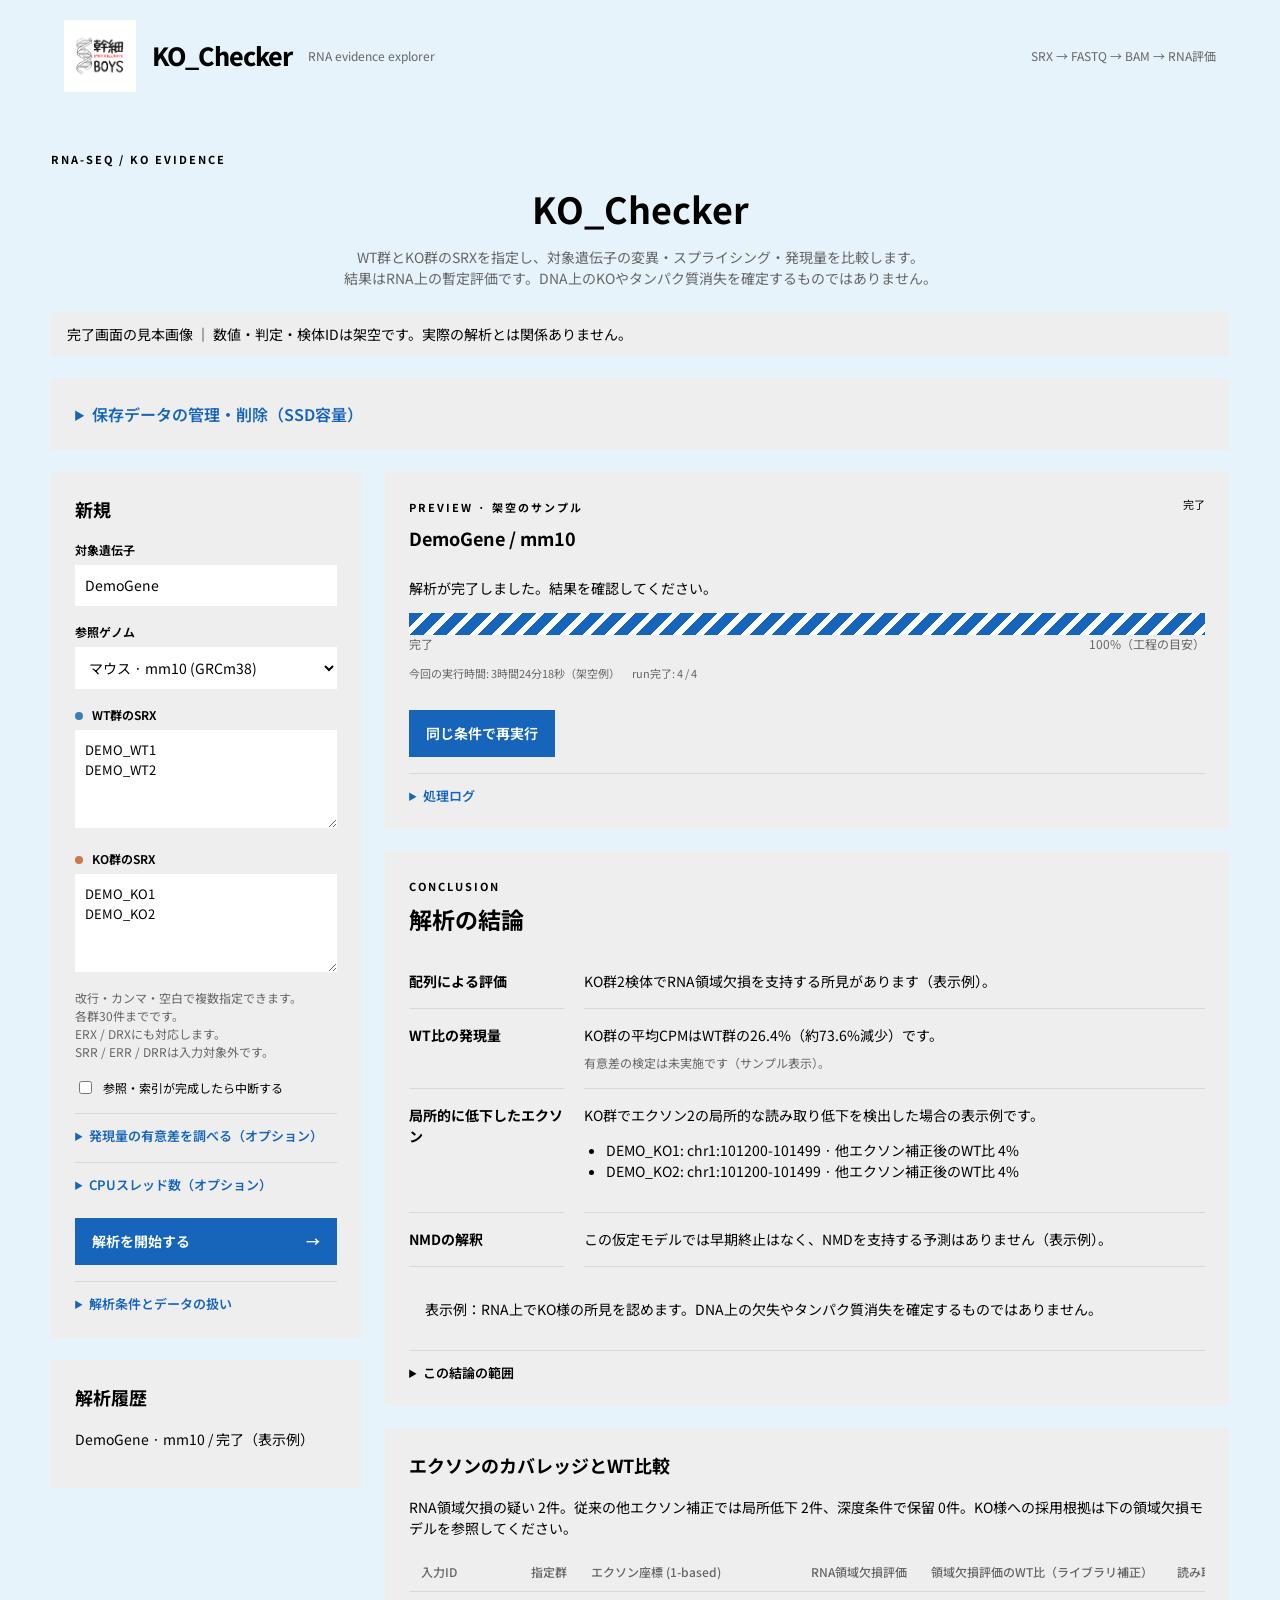
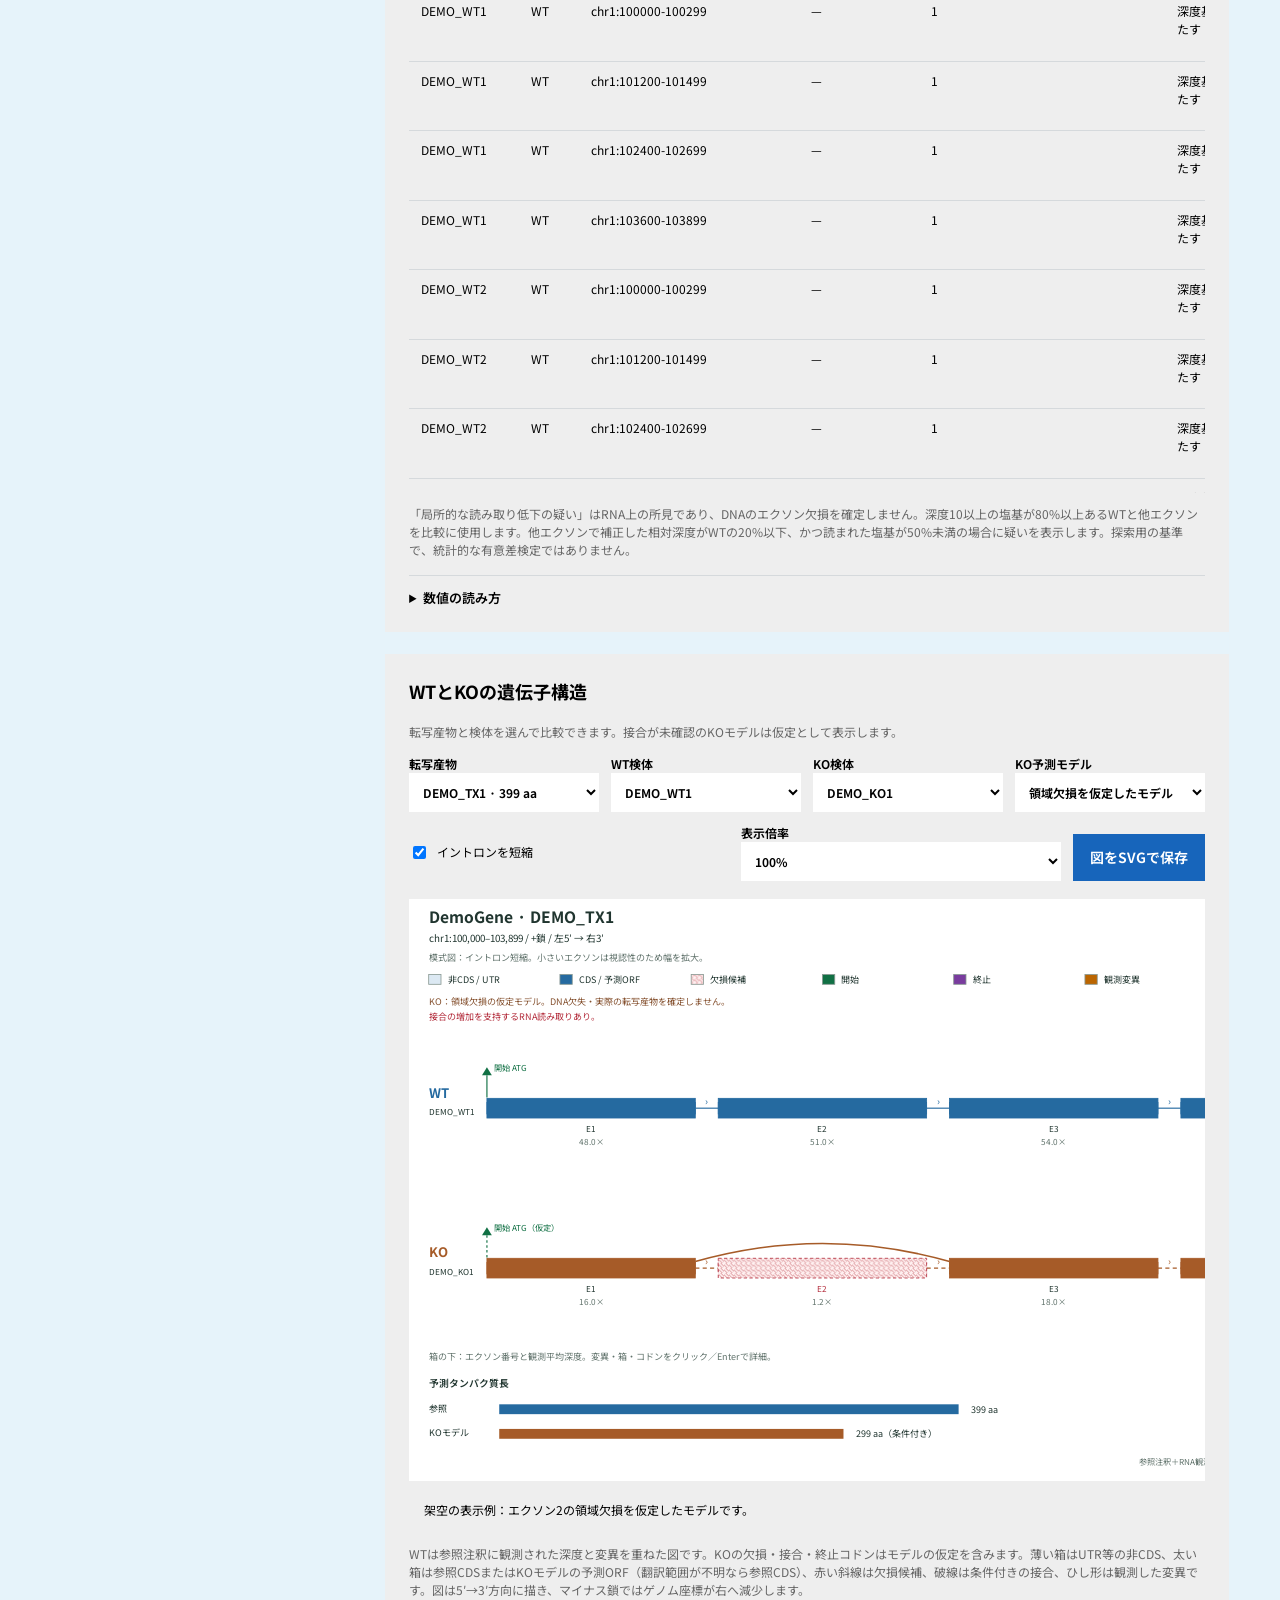
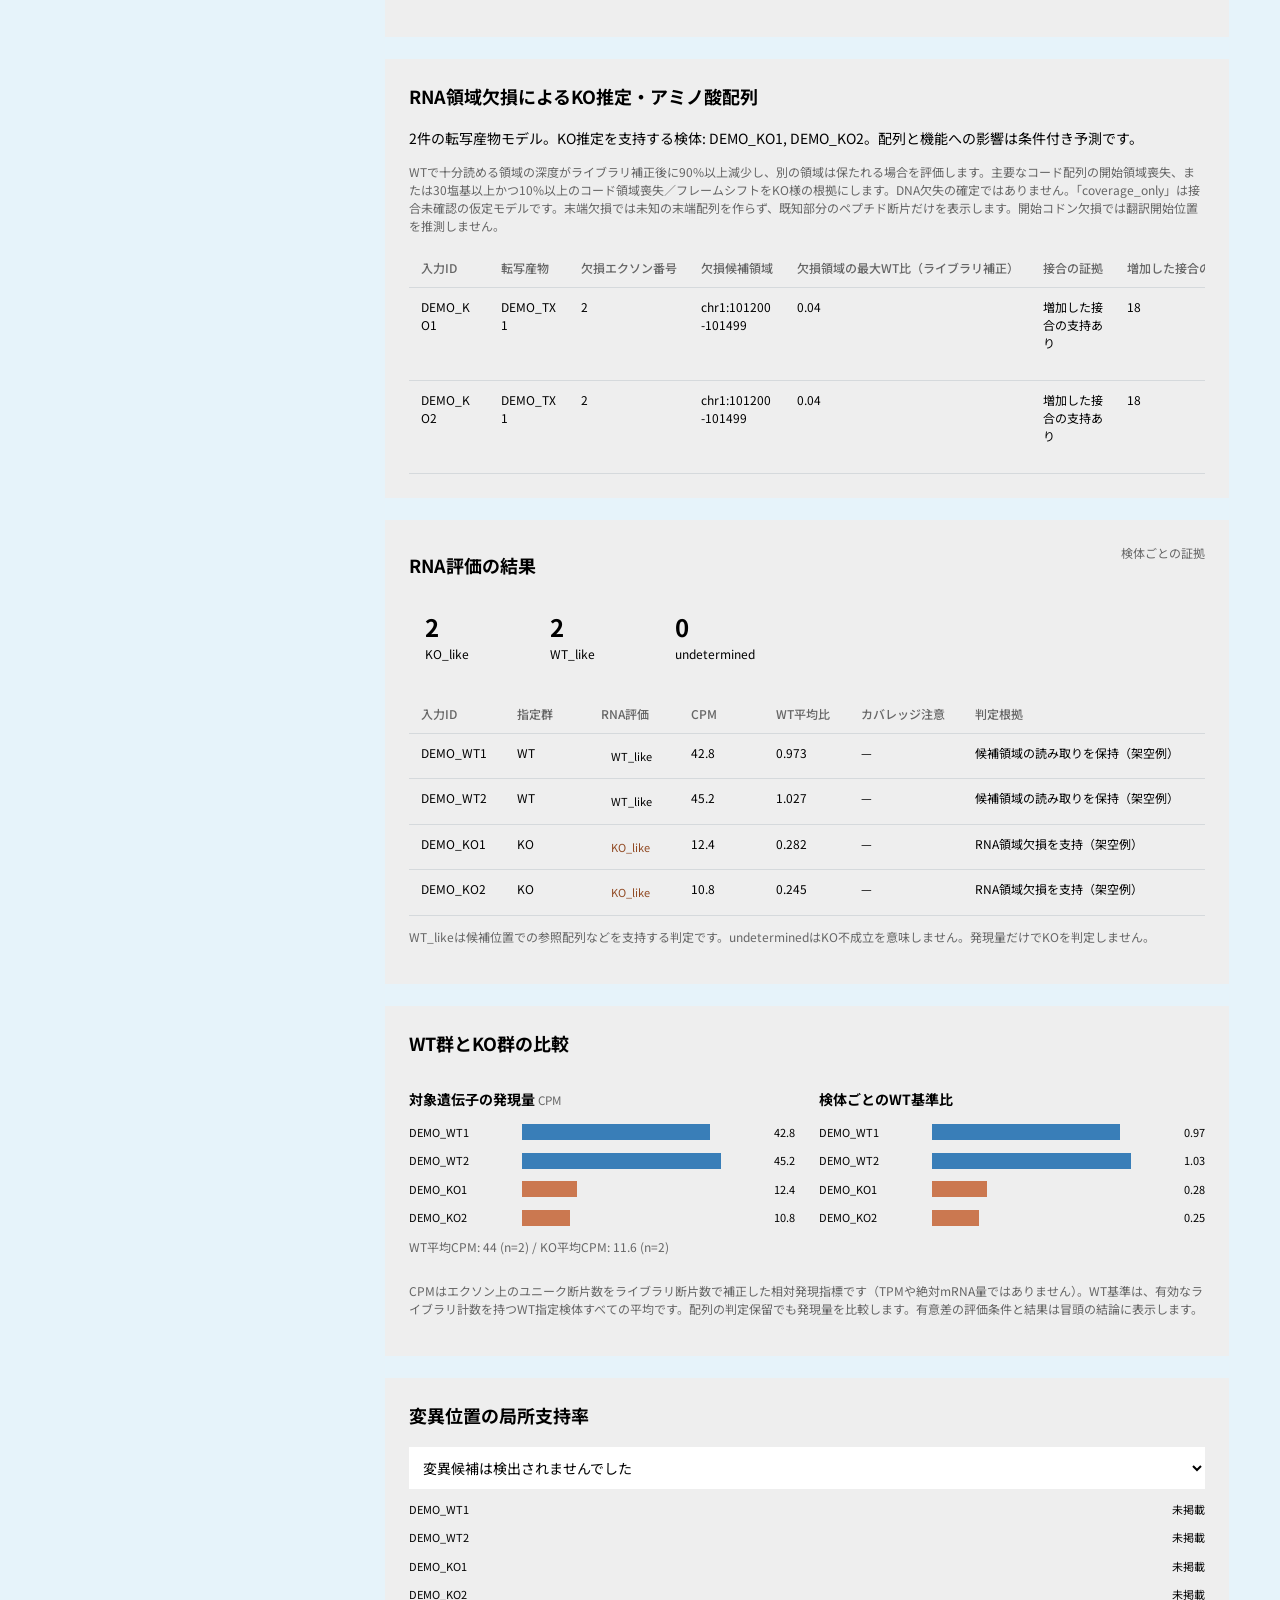
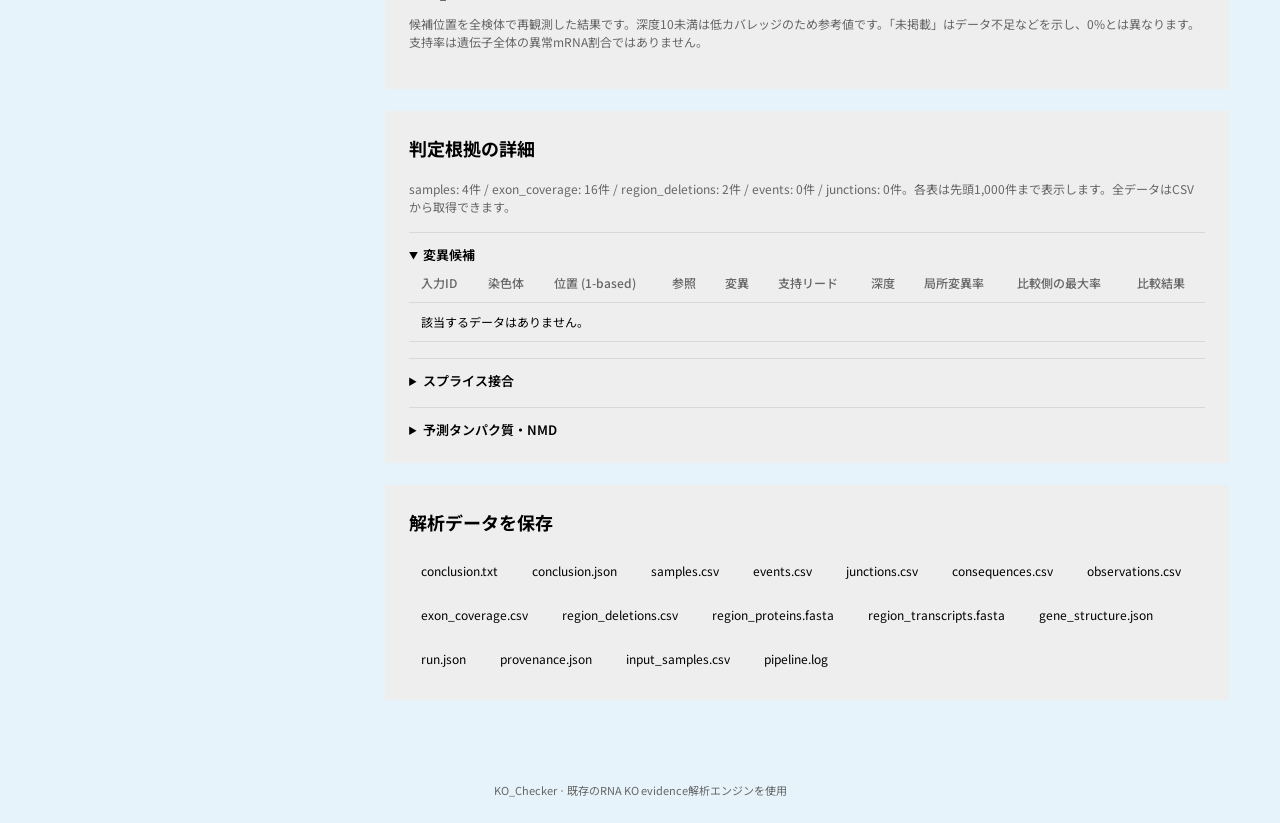
<file: .preview-completed/completed.html>
<!doctype html>
<html lang="ja">
<head><meta charset="utf-8"><meta name="viewport" content="width=device-width,initial-scale=1"><title>KO_Checker | RNA evidence explorer</title><link rel="preconnect" href="https://fonts.googleapis.com"><link rel="preconnect" href="https://fonts.gstatic.com" crossorigin><link rel="stylesheet" href="https://fonts.googleapis.com/css2?family=Noto+Sans+JP:wght@100..900&amp;display=swap"><style>.conclusion{border-top:4px solid var(--green)}.conclusion h2{font-size:23px;margin-top:6px}.conclusion-findings{display:grid;grid-template-columns:155px minmax(0,1fr);margin:0;gap:0 20px}.conclusion-findings dt,.conclusion-findings dd{padding:16px 0;border-bottom:1px solid var(--line)}.conclusion-findings dt{font-weight:700}.conclusion-findings dd{margin:0}.conclusion-findings p{margin:0}.conclusion-findings .hint{margin-top:8px}.conclusion ul{padding-left:22px;overflow-wrap:anywhere}.conclusion-overall{background:#edf5ef;padding:14px 16px;border-radius:0;margin:18px 0 0}.conclusion details li{font-size:12px;color:var(--muted)}@media(max-width:760px){.conclusion-findings{grid-template-columns:1fr}.conclusion-findings dt{padding-bottom:0;border:0}.conclusion-findings dd{padding-top:6px}}
#exons-table td:nth-child(1){min-width:110px;white-space:nowrap}#exons-table td:nth-child(2){min-width:60px}#exons-table td:nth-child(3){min-width:220px;white-space:nowrap}#exons-table td:nth-child(4){min-width:115px}#exons-table td:nth-child(5){min-width:200px}#exons-table details p{white-space:pre-line}
:root{--ink:#20352f;--muted:#67786f;--line:#dce5de;--paper:#f4f7f3;--green:#177453;--wt:#397eb8;--ko:#cb7850}*{box-sizing:border-box}body{margin:0;background:var(--paper);color:var(--ink);font-family:system-ui,-apple-system,"Segoe UI",sans-serif;font-size:14px;line-height:1.7}header{background:#fff;border-bottom:1px solid var(--line);padding:20px 5%;display:flex;justify-content:space-between;align-items:center}.brand{font-size:25px;font-weight:800;letter-spacing:-1px}.brand small{font-size:12px;font-weight:400;letter-spacing:0;margin-left:15px;color:var(--muted)}.tag{font-size:12px;color:var(--muted)}main{max-width:1450px;margin:auto;padding:36px 4%}.eyebrow{font-size:11px;font-weight:700;letter-spacing:2px;color:var(--green)}h1{font-size:36px;line-height:1.4;margin:12px 0}h2{font-size:18px;margin:0 0 18px}h3{font-size:14px}h3 small{font-weight:400;color:var(--muted)}p{margin:8px 0 14px}.intro{max-width:880px;margin-bottom:24px}.intro>p{color:var(--muted)}.notice{font-size:12px}.health{padding:11px 16px;background:#e6efe5;border:1px solid #d5e3d2;border-radius:0;margin-bottom:22px;font-size:12px}.health.warning{background:#fff2dc;border-color:#eed3a8}.workspace{display:grid;grid-template-columns:310px minmax(0,1fr);gap:24px}.card{border:1px solid var(--line);background:#fff;border-radius:0;padding:24px;margin-bottom:22px;box-shadow:0 3px 12px #193b2010}.content{min-width:0}label{display:block;font-size:12px;font-weight:650;margin:17px 0 6px}input,select,textarea{width:100%;font:inherit;color:var(--ink);background:#fbfcfa;border:1px solid #cbd7cd;border-radius:0;padding:10px}textarea{resize:vertical;font-family:ui-monospace,monospace;font-size:13px}input:focus,textarea:focus,select:focus{outline:2px solid #9ac4b3;outline-offset:1px}button{cursor:pointer;border:0;border-radius:0;background:var(--green);color:white;font:inherit;font-weight:650;padding:12px 16px}button:disabled{opacity:.5;cursor:wait}form button{width:100%;display:flex;justify-content:space-between}.hint,.muted{color:var(--muted);font-size:12px}.hint{margin-top:12px}.error{color:#ad382b;white-space:pre-wrap;overflow-wrap:anywhere}.dot{display:inline-block;width:8px;height:8px;border-radius:50%;margin-right:6px}.wt{background:var(--wt)}.ko{background:var(--ko)}details{border-top:1px solid var(--line);margin-top:16px;padding-top:12px}summary{cursor:pointer;font-size:13px;font-weight:600}details p{font-size:12px;margin-top:12px}.empty{min-height:365px;text-align:center;display:flex;flex-direction:column;align-items:center;justify-content:center}.empty-symbol{font-size:65px;color:var(--green);line-height:1.2}.empty p{max-width:460px;color:var(--muted)}.steps{font-size:12px;margin-top:26px;color:var(--muted)}.steps b{padding:0 10px;color:#a3b6aa}.section-top{display:flex;justify-content:space-between;align-items:flex-start;gap:16px}.section-top h2{margin-top:8px}.badge{display:inline-block;white-space:nowrap;border-radius:0;background:#e7ede8;padding:4px 10px;font-size:11px}.badge.KO_like{background:#ffebdf;color:#904821}.badge.WT_like,.badge.completed{background:#e1f1e9;color:#226348}.badge.failed{background:#fbe5e2;color:#ad382b}.progress-caption{display:flex;justify-content:space-between;font-size:12px;color:var(--muted)}progress{width:100%;height:10px;accent-color:var(--green)}pre{background:#172b25;color:#d9eadb;max-height:320px;overflow:auto;padding:16px;font:11px/1.7 ui-monospace,monospace;white-space:pre-wrap;overflow-wrap:anywhere}.secondary{background:#e7eee8;color:var(--ink)}.history button{display:block;background:transparent;color:var(--ink);text-align:left;border-bottom:1px solid var(--line);border-radius:0;width:100%;padding:12px 0;font-size:12px}.history small{display:block;color:var(--muted);font-weight:400}.summary{display:flex;gap:10px;flex-wrap:wrap;margin-bottom:20px}.summary>div{padding:12px 16px;background:#f4f7f3;border-radius:0;min-width:115px;font-size:12px}.summary strong{display:block;font-size:24px}.scroll{overflow:auto;max-height:540px}table{width:100%;border-collapse:collapse;font-size:12px}th{text-align:left;color:var(--muted);font-weight:500;white-space:nowrap;background:#f6f8f5;position:sticky;top:0}th,td{padding:10px 12px;border-bottom:1px solid var(--line);vertical-align:top}td{min-width:80px;max-width:300px;overflow-wrap:anywhere}td details{min-width:180px}td pre{max-width:360px;max-height:180px}.charts{display:grid;grid-template-columns:1fr 1fr;gap:24px}.bar-row{display:grid;grid-template-columns:105px minmax(0,1fr) 66px;align-items:center;gap:8px;font-size:11px;margin:12px 0}.bar-label{overflow:hidden;text-overflow:ellipsis;white-space:nowrap}.bar-track{background:#edf1ec;border-radius:0;height:16px}.bar{height:100%;border-radius:0;min-width:0}.bar-value{text-align:right}.downloads{display:flex;flex-wrap:wrap;gap:10px}a{color:var(--green);font-size:12px}.downloads a{padding:8px 12px;border:1px solid var(--line);border-radius:0;text-decoration:none}footer{text-align:center;color:var(--muted);font-size:11px;padding:24px}[hidden]{display:none!important}@media(max-width:1000px){.charts{grid-template-columns:1fr}.workspace{grid-template-columns:280px minmax(0,1fr)}}@media(max-width:760px){header{padding:15px 5%}.brand small,.tag{display:none}main{padding:26px 4%}h1{font-size:28px}.workspace{grid-template-columns:1fr}.card{padding:20px}.history{max-height:250px;overflow:auto}.section-top{flex-wrap:wrap}}
:root .check-option{display:flex;align-items:center;gap:8px;font-weight:400}.check-option input{width:auto;flex-shrink:0}.job-metrics{display:flex;gap:12px;flex-wrap:wrap;font-size:11px;color:var(--muted);margin-top:12px}.job-actions{display:flex;gap:10px;flex-wrap:wrap;margin-top:16px}.badge.paused{background:#fff0d7;color:#855f22}#activity{white-space:pre-wrap;overflow-wrap:anywhere;max-height:90px;overflow:auto}
.storage-panel>summary{font-size:16px;color:var(--green)}.storage-actions{display:flex;gap:10px;align-items:center;flex-wrap:wrap;margin:16px 0}.storage-actions button{font-size:12px}.storage-confirmation{border:1px solid #e5b6aa;border-radius:0;background:#fff8f4;padding:18px;margin-top:18px}.storage-confirmation ul{max-height:260px;overflow:auto;padding-left:22px}.danger{background:#a6382a}.storage-panel td:first-child{min-width:44px}.storage-panel input[type=checkbox]{width:18px;height:18px;cursor:pointer}.storage-panel td small{display:block;color:var(--muted);font-size:10px;margin-top:5px;overflow-wrap:anywhere}.storage-panel table{min-width:650px}#storage-status{font-weight:600}#storage-confirm-list li{margin-bottom:8px}
.structure-controls{display:flex;gap:12px;flex-wrap:wrap;align-items:end;margin-bottom:18px}.structure-controls label{margin:0;min-width:145px;flex:1}.structure-controls select{font-size:12px}.structure-controls .check-option{min-width:180px;align-self:center}.structure-diagram{overflow-x:auto;background:white;border:1px solid var(--line);border-radius:0}.structure-diagram svg{display:block;min-width:1050px}.structure-diagram svg g[tabindex]:focus{outline:2px solid #d0931b;outline-offset:3px}.structure-detail{padding:12px 15px;background:#f1f5f1;white-space:pre-wrap;overflow-wrap:anywhere;font-size:12px;border-left:3px solid var(--green)}
.brand-group{display:flex;align-items:center;gap:16px;min-width:0;flex-wrap:wrap}.brand-group .brand{white-space:nowrap}.brand-logo{display:block;width:72px;height:72px;object-fit:contain;flex-shrink:0}.brand-description{font-size:12px;color:var(--muted)}@media(max-width:760px){.brand-group{gap:12px}.brand-logo{width:60px;height:60px}.brand-description{display:none}}
.intro{max-width:none}.intro h1{text-align:center}
.intro>p,.health{font-size:14px;line-height:1.5}.intro>p{margin:0;text-align:center}.health{white-space:pre-line;text-align:left}
.storage-panel>summary+p,.storage-panel>summary+p+p{line-height:1.5;margin-bottom:0}.storage-panel>summary+p+p{margin-top:0}
#storage-status{font-weight:400;line-height:1.5;white-space:pre-line}
:is(#storage-refresh,#storage-select-reads,#storage-select-bam,#storage-select-reference,#storage-clear){color:#fff;background:#1765bb;border:1px solid #1765bb;border-radius:0;box-shadow:none;padding:6px 12px}
:is(#storage-refresh,#storage-select-reads,#storage-select-bam,#storage-select-reference,#storage-clear):hover:enabled{text-decoration:underline}
.storage-panel>summary{color:#1765bb}
.sentence-lines{line-height:1.5}details>.sentence-lines{margin-bottom:0}details>.sentence-lines+.sentence-lines{margin-top:0}
#analysis-form>details>summary,aside>.card>details>summary,#log-panel>summary,#log-download{color:#1765bb}
body,h1,pre{line-height:1.5}
.badge.paused,.badge.queued{color:#ad382b;font-weight:700;background:transparent;border:0;border-radius:0;box-shadow:none;padding:0}
#status.badge{background:transparent;border:0;border-radius:0;box-shadow:none;padding:0}
.badge.running{color:#000}
.badge.pause-requested{color:#ad382b}
:root{--ink:#000;--muted:#666;--line:#d5d9dc;--paper:#e6f3fa;--green:#000}
header{background:var(--paper);border:0}
.card,.card.conclusion{background:#eee;border:0;box-shadow:none}
.health,.health.warning,.secondary,.danger,.conclusion-overall,.summary>div,.storage-confirmation,.structure-detail,th,pre,.bar-track,.badge,.badge.KO_like,.badge.WT_like,.badge.completed,.badge.failed{background:#eee}
input,select,textarea{background:#fff;border:0}
.health,.health.warning,.storage-confirmation,.structure-diagram,.structure-detail{border:0}
.structure-diagram{background:#eee}
button,.conclusion-overall,.summary>div,.downloads a,pre,.bar-track,.badge{border:0}
button,.secondary,.danger,pre,.badge.WT_like,.badge.completed{color:#000}
.card{box-shadow:none}
input:focus,textarea:focus,select:focus{outline-color:#1765bb}
#status.badge,.badge.paused,.badge.queued{background:transparent;border:0}
#analysis-form button,.job-actions button,.storage-actions button,.structure-controls button{background:#1765bb;color:#fff;border:1px solid #1765bb}
html,body,body *,body *::before,body *::after{font-family:"Noto Sans JP",sans-serif!important}
progress{display:block;width:100%;height:22px;appearance:none;-webkit-appearance:none;border:0;border-radius:0;overflow:hidden;background:#fff;accent-color:#1765bb}
progress::-webkit-progress-bar{background:#fff}
progress::-webkit-progress-value{background:repeating-linear-gradient(135deg,#1765bb 0,#1765bb 10px,#fff 10px,#fff 16px)}
progress::-moz-progress-bar{background:repeating-linear-gradient(135deg,#1765bb 0,#1765bb 10px,#fff 10px,#fff 16px)}
.storage-capacity{gap:16px}.storage-capacity #storage-status{margin:0;flex:1;min-width:200px}.storage-capacity #storage-refresh{flex-shrink:0}
.storage-selection{gap:8px;margin-top:8px}
.storage-selection :is(#storage-select-reads,#storage-select-bam,#storage-select-reference){background:transparent;color:#1765bb;border:0;padding:6px 12px}
.storage-selection :is(#storage-select-reads,#storage-select-bam,#storage-select-reference)[aria-pressed="true"]{background:#1765bb;color:#fff}
.storage-selection #storage-clear{background:transparent;color:#ad382b;border:0;padding:6px 12px}
.storage-selection #storage-clear:hover:enabled{text-decoration:none}
#analysis-form>#submit{margin-top:24px}
</style></head>
<body>
<header><div class="brand-group"><img class="brand-logo" src="[data-uri]" alt="幹細 BOYS / STEM CELL BOYS" width="72" height="72"><span class="brand">KO_Checker</span><span class="brand-description">RNA evidence explorer</span></div><span class="tag">SRX → FASTQ → BAM → RNA評価</span></header>
<main>
<section class="intro"><span class="eyebrow">RNA-SEQ / KO EVIDENCE</span><h1>KO_Checker</h1><p>WT群とKO群のSRXを指定し、対象遺伝子の変異・スプライシング・発現量を比較します。</p><p class="notice">結果はRNA上の暫定評価です。DNA上のKOやタンパク質消失を確定するものではありません。</p></section>
<div id="health" class="health" role="status">解析環境を確認中…</div>
<details id="storage-panel" class="card storage-panel"><summary>保存データの管理・削除（SSD容量）</summary><p>SRA・FASTQ・BAM・参照ファイルの容量を確認し、不要なデータを選んで削除できます。</p><p class="hint">データは複数の解析で共有しています。中断中の解析も、削除後の再開には再取得・再計算が必要になる場合があります。結論・CSV・ログ・解析履歴は保持します。</p><div class="storage-actions storage-capacity"><button type="button" id="storage-refresh" class="secondary">容量を更新</button><p id="storage-status" role="status" aria-live="polite">開くと容量を確認します。</p></div><div class="storage-actions storage-selection"><button type="button" id="storage-select-reads" class="secondary">SRA・FASTQを選択</button><button type="button" id="storage-select-bam" class="secondary">BAMを選択</button><button type="button" id="storage-select-reference" class="secondary">参照と索引を選択</button><button type="button" id="storage-clear" class="secondary">選択を解除</button></div><p id="storage-warning" class="hint"></p><div class="scroll"><table id="storage-table"></table></div><div class="storage-actions"><button type="button" id="storage-preview" disabled>選択したデータの削除内容を確認</button><span id="storage-selected">選択なし</span></div><div id="storage-confirmation" class="storage-confirmation" hidden><h3>削除内容の確認</h3><p id="storage-confirm-size"></p><ul id="storage-confirm-list"></ul><p>ごみ箱には移動せず、選択した共有データを完全に削除します。必要になったデータは再取得・再計算します。</p><div class="storage-actions"><button type="button" id="storage-delete" class="danger">確認したデータを完全に削除</button><button type="button" id="storage-cancel" class="secondary">キャンセル</button></div></div><p id="storage-error" class="error" role="alert"></p></details>
<div class="workspace">
<aside><section class="card"><h2>新規</h2><form id="analysis-form">
<label for="gene">対象遺伝子</label><input id="gene" name="gene" placeholder="例: Phf3" required maxlength="120" pattern="[A-Za-z0-9_.-]+">
<label for="assembly">参照ゲノム</label><select id="assembly" name="assembly"><option value="mm10">マウス · mm10 (GRCm38)</option><option value="mm39">マウス · mm39 (GRCm39)</option><option value="hg38">ヒト · hg38 (GRCh38)</option></select>
<label for="wt"><span class="dot wt"></span> WT群のSRX</label><textarea id="wt" name="wt" placeholder="SRX123456&#10;SRX123457" required rows="4"></textarea>
<label for="ko"><span class="dot ko"></span> KO群のSRX</label><textarea id="ko" name="ko" placeholder="SRX123458&#10;SRX123459" required rows="4"></textarea>
<p class="hint sentence-lines">改行・カンマ・空白で複数指定できます。<br>各群30件までです。<br>ERX / DRXにも対応します。<br>SRR / ERR / DRRは入力対象外です。</p>
<label class="check-option sentence-lines"><input type="checkbox" name="pause_after_reference" id="pause-after-reference">参照・索引が完成したら中断する</label>
<details><summary>発現量の有意差を調べる（オプション）</summary><label class="check-option sentence-lines"><input type="checkbox" name="confirm_replicates" id="confirm-replicates">各SRXは独立した生物学的反復で、群間の組織・実験条件・バッチが比較可能であることを確認した</label><p class="hint sentence-lines">各群2検体以上で、相対発現量CPMの平均差の探索的な置換検定を行います。<br>対応のある検体や群とバッチが交絡するデータには使用しないでください。<br>RNA-seqの組成補正やバッチ補正は行いません。<br>未確認でも減少率は表示します。</p></details>
<details><summary>CPUスレッド数（オプション）</summary><label for="threads">使用するスレッド数</label><input id="threads" name="threads" type="number" min="1" max="256" step="1" placeholder="空欄なら既定値" aria-describedby="threads-hint"><p id="threads-hint" class="hint">空欄ならサーバーの既定値を使用します。各ツールへの指定値で、処理全体のCPU使用量の上限ではありません。中断後の再開でも同じ設定を使用します。</p></details>
<button type="submit" id="submit">解析を開始する <span>→</span></button><p id="form-error" class="error" role="alert"></p>
</form><details><summary>解析条件とデータの扱い</summary><p class="sentence-lines">公開された通常のRNA-seqを対象とします。<br>各SRXの全runを統合します。<br>単一細胞・UMI・特殊なライブラリは対象外です。</p><p class="sentence-lines">prefetch → 整合性検査 → fasterq-dump → fastp → HISAT2 → samtoolsの順に処理します。<br>参照・元FASTQ・前処理済みFASTQ・完了済みBAMを保存して再利用します。</p><p class="sentence-lines">fastpでアダプタ除去・品質フィルタとQCレポートを作成します。<br>HISAT2は非ストランド指定、最大100マッピングを出力し、ペアエンドでは混合・discordantマッピングを無効にします。<br>KO評価には従来どおりユニークな一次アラインメントを使用します。<br>初回は数時間以上の処理と十分なディスク容量が必要になる場合があります。</p></details></section>
<section class="card history"><h2>解析履歴</h2><div id="history"><p class="muted">まだ解析はありません。</p></div></section></aside>
<div class="content">
<section id="empty" class="card empty"><div class="empty-symbol">⌁</div><h2>比較するサンプルを登録してください</h2><p>遺伝子とWT・KO群のSRXを入力すると、取得からRNA評価までを自動で進めます。</p><div class="steps">SRX確認 <b>→</b> SRA取得 <b>→</b> HISAT2 <b>→</b> KO評価</div></section>
<section id="job" class="card" hidden><div class="section-top"><div><span class="eyebrow" id="job-id"></span><h2 id="job-title"></h2></div><span id="status" class="badge"></span></div><p id="job-message" role="status" aria-live="polite"></p><progress id="progress" max="100" value="0"></progress><div class="progress-caption"><span id="stage"></span><span id="percent"></span></div>
<div class="job-metrics"><span id="elapsed"></span><span id="run-count"></span><span id="last-update"></span></div>
<p id="activity" class="hint"></p><p id="storage-progress" class="hint"></p><div id="transfer" hidden><progress id="transfer-progress" max="100" value="0"></progress><p id="transfer-text" class="hint"></p></div>
<div class="job-actions"><button id="pause" class="secondary" hidden>中断する</button><button id="resume" hidden>再開する</button><button id="retry" class="secondary" hidden>同じ条件で再実行</button></div>
<p id="pause-info" class="hint"></p><p id="job-error" class="error"></p><details id="log-panel"><summary>処理ログ</summary><pre id="log"></pre><a id="log-download">ログ全体をダウンロード</a></details></section>
<div id="results" hidden>
<section class="card conclusion" aria-labelledby="conclusion-title"><span class="eyebrow">CONCLUSION</span><h2 id="conclusion-title">解析の結論</h2><dl class="conclusion-findings"><dt>配列による評価</dt><dd id="conclusion-sequence"></dd><dt>WT比の発現量</dt><dd><p id="conclusion-expression"></p><p id="conclusion-statistics" class="hint"></p></dd><dt>局所的に低下したエクソン</dt><dd><p id="conclusion-exons"></p><ul id="conclusion-exon-highlights"></ul></dd><dt>NMDの解釈</dt><dd id="conclusion-nmd"></dd></dl><p id="conclusion-overall" class="conclusion-overall"></p><details><summary>この結論の範囲</summary><p id="conclusion-sequence-note"></p><ul id="conclusion-notes"></ul></details></section>
<section class="card"><h2>エクソンのカバレッジとWT比較</h2><p id="exon-summary" role="status"></p><div class="scroll"><table id="exons-table"></table></div><p class="hint">「局所的な読み取り低下の疑い」はRNA上の所見であり、DNAのエクソン欠損を確定しません。深度10以上の塩基が80%以上あるWTと他エクソンを比較に使用します。他エクソンで補正した相対深度がWTの20%以下、かつ読まれた塩基が50%未満の場合に疑いを表示します。探索用の基準で、統計的な有意差検定ではありません。</p><details><summary>数値の読み方</summary><p class="hint">深度は塩基品質20以上の有効リード数です。断片数は品質フィルタ前の塩基も含め、エクソンに整列したユニーク断片数です。スキップ支持はエクソン全体をまたぐ接合断片数で、既存アイソフォームによる接合も含みます。ゼロ深度区間は最長の連続区間を示します。転写産物によってエクソン番号が異なるため座標を併記します。gRNA標的座標の自動特定は行わず、既知の標的部位の評価はこの表の座標と照合してください。</p></details></section>
<section class="card" aria-labelledby="structure-title"><h2 id="structure-title">WTとKOの遺伝子構造</h2><p id="structure-status" class="hint"></p><div id="structure-controls" class="structure-controls" hidden><label>転写産物<select id="structure-transcript"></select></label><label>WT検体<select id="structure-wt"></select></label><label>KO検体<select id="structure-ko"></select></label><label>KO予測モデル<select id="structure-model"></select></label><label class="check-option"><input type="checkbox" id="structure-compress" checked>イントロンを短縮</label><label>表示倍率<select id="structure-zoom"><option value="1">100%</option><option value="1.5">150%</option><option value="2">200%</option><option value="3">300%</option></select></label><button type="button" id="structure-save" class="secondary">図をSVGで保存</button></div><div id="structure-diagram" class="structure-diagram"></div><p id="structure-detail" class="structure-detail" role="status">エクソン・開始／終止コドン・変異を選ぶと詳細を表示します。</p><p class="hint">WTは参照注釈に観測された深度と変異を重ねた図です。KOの欠損・接合・終止コドンはモデルの仮定を含みます。薄い箱はUTR等の非CDS、太い箱は参照CDSまたはKOモデルの予測ORF（翻訳範囲が不明なら参照CDS）、赤い斜線は欠損候補、破線は条件付きの接合、ひし形は観測した変異です。図は5′→3′方向に描き、マイナス鎖ではゲノム座標が右へ減少します。</p></section>
<section class="card"><h2>RNA領域欠損によるKO推定・アミノ酸配列</h2><p id="region-summary"></p><p class="hint">WTで十分読める領域の深度がライブラリ補正後に90%以上減少し、別の領域は保たれる場合を評価します。主要なコード配列の開始領域喪失、または30塩基以上かつ10%以上のコード領域喪失／フレームシフトをKO様の根拠にします。DNA欠失の確定ではありません。「coverage_only」は接合未確認の仮定モデルです。末端欠損では未知の末端配列を作らず、既知部分のペプチド断片だけを表示します。開始コドン欠損では翻訳開始位置を推測しません。</p><div class="scroll"><table id="regions-table"></table></div></section>
<section class="card"><div class="section-top"><h2>RNA評価の結果</h2><span class="muted">検体ごとの証拠</span></div><div id="summary" class="summary"></div><div class="scroll"><table id="samples-table"></table></div><p class="hint">WT_likeは候補位置での参照配列などを支持する判定です。undeterminedはKO不成立を意味しません。発現量だけでKOを判定しません。</p></section>
<section class="card"><h2>WT群とKO群の比較</h2><div class="charts"><div><h3>対象遺伝子の発現量 <small>CPM</small></h3><div id="cpm-chart"></div></div><div><h3>検体ごとのWT基準比</h3><div id="ratio-chart"></div></div></div><p class="hint">CPMはエクソン上のユニーク断片数をライブラリ断片数で補正した相対発現指標です（TPMや絶対mRNA量ではありません）。WT基準は、有効なライブラリ計数を持つWT指定検体すべての平均です。配列の判定保留でも発現量を比較します。有意差の評価条件と結果は冒頭の結論に表示します。</p></section>
<section class="card"><h2>変異位置の局所支持率</h2><select id="event-select" aria-label="表示する変異"></select><div id="event-chart"></div><div id="event-depth" class="hint"></div><p class="hint">候補位置を全検体で再観測した結果です。深度10未満は低カバレッジのため参考値です。「未掲載」はデータ不足などを示し、0%とは異なります。支持率は遺伝子全体の異常mRNA割合ではありません。</p></section>
<section class="card"><h2>判定根拠の詳細</h2><p id="table-limit" class="hint"></p><details open><summary>変異候補</summary><div class="scroll"><table id="events-table"></table></div></details><details><summary>スプライス接合</summary><div class="scroll"><table id="junctions-table"></table></div></details><details><summary>予測タンパク質・NMD</summary><p class="hint">注釈転写産物ごとに、1変異または1スキップを適用した予測です。タンパク質配列の存在や量の実測ではありません。</p><div class="scroll"><table id="effects-table"></table></div></details></section>
<section class="card"><h2>解析データを保存</h2><div id="downloads" class="downloads"></div></section>
</div></div></div></main><footer>KO_Checker · 既存のRNA KO evidence解析エンジンを使用</footer>
<script>'use strict';
const exonStatus = {no_coverage:'読み取りなし',low_coverage:'深度不足',covered:'深度基準を満たす',reference_sample:'WT比較用検体',insufficient_wt_coverage:'WTの深度不足で評価不能',insufficient_sample_coverage:'検体の深度不足で評価不能',suspected_local_depletion:'局所的な読み取り低下の疑い',no_specific_depletion:'局所低下の基準に該当せず'};
const $ = id => document.getElementById(id);
const statusText = {queued:'待機中',running:'解析中',paused:'中断中',completed:'完了',failed:'失敗'};
const stages = {queued:'実行待ち',preflight:'入力確認',reference:'参照・索引',reference_download:'参照ダウンロード',reference_extract:'参照の展開',reference_index:'FASTA索引',reference_annotation:'遺伝子注釈の確認',hisat2_index:'HISAT2索引の構築',download:'SRA / FASTQ',sra_download:'SRAの取得',sra_validate:'SRAの整合性検査',fastq_convert:'FASTQへの変換',fastq_trim:'fastp前処理・QC',mapping:'HISAT2',merge:'SRX単位の統合',analysis:'RNA評価',completed:'完了',failed:'失敗',interrupted:'中断'};
const explanations = {
  'Reference-like RNA coverage across candidate lost coding regions; DNA genotype unconfirmed':
    'WT様（評価した欠損候補領域は保持）：候補領域で十分なRNA読み取りがあります。DNAの遺伝子型や遺伝子全体のWTは未確定です。',
  'KO-like RNA region loss in a major coding transcript; DNA breakpoints and protein function unconfirmed':'KO様（RNA領域欠損）：主要なコード配列が影響を受けています。DNAの欠失境界とタンパク質機能は未確認です。',
  'Insufficient uniquely mapped exonic fragments to interpret lack of evidence':'対象遺伝子の有効断片が少なく、判断できません。',
  'Potential damaging event enriched relative to WT-labelled samples; RNA evidence only':'比較検体より多い有害候補変異、または未注釈エクソンスキップを検出しました（RNA上の証拠）。',
  'No KO-specific disruptive event demonstrated; cannot establish wild-type genotype from RNA':'KOを支持する特異的な異常を示せません。RNAだけではWTを確定できません。',
  'Reference bases at covered KO-like variant site(s) and/or annotated junction support; other lesions remain possible':'確認できたKO候補位置の変異率が低い、または正常なスプライス接合を支持します。他の異常は否定できません。'
};
let active = null, rendered = null, currentJob = null, resultData = null, polling = false;
async function api(path, options) {
  const res = await fetch(path, options);
  const data = await res.json();
  if (!res.ok) throw new Error(data.error || `HTTP ${res.status}`);
  return data;
}
function el(tag, text, className) {
  const node = document.createElement(tag);
  if (text !== undefined) node.textContent = text;
  if (className) node.className = className;
  return node;
}
function number(value, digits=3) {
  return value === '' || value === null || value === undefined ? '—' : Number(value).toLocaleString('ja-JP',{maximumFractionDigits:digits});
}
function choose(id) {
  active = id; rendered = null; currentJob = null; resultData = null;
  location.hash = id; $('results').hidden = true; $('empty').hidden = true; $('job').hidden = false;
  refresh();
}
async function submit(payload) {
  $('submit').disabled = true; $('form-error').textContent = '';
  try {
    const job = await api('/api/jobs',{method:'POST',headers:{'Content-Type':'application/json'},body:JSON.stringify(payload)});
    choose(job.id);
  } catch (err) { $('form-error').textContent = err.message; }
  finally { $('submit').disabled = false; }
}
$('analysis-form').addEventListener('submit', event => {
  event.preventDefault(); const data=Object.fromEntries(new FormData(event.target));
  data.pause_after_reference=$('pause-after-reference').checked;
  data.confirm_replicates=$('confirm-replicates').checked;submit(data);
});
async function control(operation) {
  if (!active) return;
  const selected=active;$('pause').disabled=true;$('resume').disabled=true;
  try {
    await api(`/api/jobs/${selected}/${operation}`,{method:'POST',headers:{'Content-Type':'application/json'},body:'{}'});
    await refresh();
  } catch(err) {$('form-error').textContent=err.message;}
  finally {$('pause').disabled=false;$('resume').disabled=false;}
}
$('pause').addEventListener('click',()=>control('pause'));
$('resume').addEventListener('click',()=>control('resume'));
function duration(seconds) {
  seconds=Math.max(0,Math.floor(seconds));
  return `${Math.floor(seconds/3600)}時間${Math.floor(seconds%3600/60)}分${seconds%60}秒`;
}
function progressDetails(job) {
  const start=Date.parse(job.attempt_started_at || job.created_at);
  const end=job.status==='running'?Date.now():Date.parse(job.paused_at || job.updated_at);
  $('elapsed').textContent=`今回の実行時間: ${duration((end-start)/1000)}`;
  $('run-count').textContent=job.runs_total?`run完了: ${job.runs_done || 0} / ${job.runs_total}`:'';
  $('last-update').textContent=`状態更新: ${new Date(job.updated_at).toLocaleTimeString('ja-JP')}`;
  $('activity').textContent=job.activity || (job.active_command?`${job.active_command}の終了を待っています。`:'');
  $('storage-progress').textContent=job.storage_bytes!==null && job.storage_bytes!==undefined?`${job.storage_label}: ${number(job.storage_bytes/1000000,1)} MB`:'';
  $('pause').hidden=!['queued','running'].includes(job.status);
  $('pause').disabled=!!job.pause_requested;
  $('resume').hidden=job.status!=='paused';
  $('pause-info').textContent=job.pause_requested?'中断中の表示になるまで、DockerとPCを終了しないでください。通信待ちなどで数十秒かかる場合があります。':job.status==='paused'?'中断済みです。完了済みの参照・FASTQ・BAMを保持しています。再開時は未完了の計算工程だけをやり直します。':['queued','running'].includes(job.status)?'中断すると実行中の処理を終了します。参照取得は配信元が対応していれば続きから再開し、計算途中の索引・マッピングは工程の最初からやり直します。':'';
  const transfer=job.transfer;$('transfer').hidden=!transfer;
  if(transfer) {
    const total=Number(transfer.total_bytes),done=Number(transfer.done_bytes),rate=Number(transfer.rate_bps);
    if(total>0)$('transfer-progress').value=Math.min(100,done/total*100);else $('transfer-progress').removeAttribute('value');
    const size=`${number(done/1000000,1)} MB`+(total>0?` / ${number(total/1000000,1)} MB (${number(done/total*100,1)}%)`:'');
    const speed=rate>0&&job.status==='running'?` · ${number(rate/1000000,2)} MB/s`:'';
    const eta=rate>0&&total>done&&job.status==='running'?` · このファイルの残り目安 ${duration((total-done)/rate)}`:'';
    $('transfer-text').textContent=`${transfer.name}: ${size}${speed}${eta}`+(transfer.resumed_from>0?` · ${number(transfer.resumed_from/1000000,1)} MBから再開`:'');
  }
}
$('retry').addEventListener('click', () => {
  if (currentJob) submit({...currentJob.request,wt:currentJob.request.wt.join('\n'),ko:currentJob.request.ko.join('\n')});
});
function table(id, rows, columns) {
  const target = $(id); target.replaceChildren();
  const head = el('tr');
  columns.forEach(([,label]) => head.append(el('th',label)));
  const thead = el('thead'); thead.append(head); target.append(thead);
  const body = el('tbody');
  for (const row of rows) {
    const tr = el('tr');
    for (const [key] of columns) {
      const td = el('td'); const value = row[key] ?? '';
      if (key === 'predicted_class') td.append(el('span',value,`badge ${value}`));
      else if (key === 'transcript_exons' && value) {
        const detail=el('details');const entries=value.split(';');detail.append(el('summary',`転写産物 ${entries.length}件`),el('p',entries.join('\n')));td.append(detail);
      }
      else if (key.endsWith('_protein') && value) {
        const detail = el('details'); detail.append(el('summary',`${value.length} aa · 配列を表示`),el('pre',value)); td.append(detail);
      } else td.textContent = value === '' ? '—' : (key === 'classification_reason' ? (explanations[value] || value) : ((key === 'coverage_status' || key === 'comparison_status') ? (exonStatus[value] || value) : String(value)));
      tr.append(td);
    }
    body.append(tr);
  }
  if (!rows.length) {const tr=el('tr'); const td=el('td','該当するデータはありません。');td.colSpan=columns.length;tr.append(td);body.append(tr);}
  target.append(body);
}
function bars(id, rows, maximum, fraction=false) {
  const target = $(id); target.replaceChildren();
  for (const row of rows) {
    const line=el('div',undefined,'bar-row');
    const label=el('span',row.id,'bar-label');label.title=`${row.id} (${row.group})`;
    const track=el('div',undefined,'bar-track');
    const bar=el('div',undefined,`bar ${row.group === 'WT'?'wt':'ko'}`);
    const valid=row.value !== '' && row.value !== undefined && row.value !== null && Number.isFinite(Number(row.value));
    bar.style.width = valid ? `${Math.min(100,Math.max(0,Number(row.value)/(maximum||1)*100))}%` : '0%';track.append(bar);
    line.append(label,track,el('span',valid ? number(Number(row.value)*(fraction?100:1),2)+(fraction?'%':'') : '未掲載','bar-value'));
    target.append(line);
  }
}
function eventChart() {
  if (!resultData) return;
  const key=$('event-select').value;
  bars('event-chart',resultData.tables.samples.map(s=>({id:s.srx_id,group:s.metadata_label,
    value:resultData.tables.observations.find(e=>e.srx_id===s.srx_id && `${e.chrom}:${e.pos_1based}:${e.ref}:${e.alt}`===key)?.local_alt_fraction})),1,true);
  $('event-depth').textContent=resultData.tables.observations.filter(e=>`${e.chrom}:${e.pos_1based}:${e.ref}:${e.alt}`===key).map(e=>`${e.srx_id}: ${e.alt_reads}/${e.depth_at_anchor} ${e.coverage_status==='low_depth'?'(低深度)':''}`).join(' / ');
}
$('event-select').addEventListener('change',eventChart);
function conclusion(report) {
  if (!report) return;
  $('conclusion-sequence').textContent=report.sequence.text;
  $('conclusion-expression').textContent=report.expression.text;
  $('conclusion-statistics').textContent=report.expression.test.text;
  $('conclusion-exons').textContent=report.exons.text;
  $('conclusion-nmd').textContent=report.nmd.text;
  $('conclusion-overall').textContent=report.overall;
  $('conclusion-sequence-note').textContent=report.sequence.note;
  $('conclusion-notes').replaceChildren(...report.notes.map(note=>el('li',note)));
  const highlights=report.exons.strongest.map(row=>el('li',
    `${row.srx_id}: ${row.chrom}:${row.exon_start_1based}-${row.exon_end_1based} · 他エクソン補正後のWT比 ${number(Number(row.relative_depth_vs_wt)*100,1)}%`));
  $('conclusion-exon-highlights').replaceChildren(...highlights);
  $('conclusion-exon-highlights').hidden=!highlights.length;
}
function results(data, job) {
  resultData=data;const t=data.tables;
  if (globalThis.prepareIGV) globalThis.prepareIGV(job.id);
  if (globalThis.renderGeneStructure) globalThis.renderGeneStructure(data.structure,job.id);
  $('results').hidden=false;
  conclusion(data.conclusion);
  $('summary').replaceChildren();
  for (const state of ['KO_like','WT_like','undetermined']) {
    const box=el('div',state);box.prepend(el('strong',t.samples.filter(s=>s.predicted_class===state).length));$('summary').append(box);
  }
  table('samples-table',t.samples,[['srx_id','入力ID'],['metadata_label','指定群'],['predicted_class','RNA評価'],['gene_unique_fragment_cpm','CPM'],['expression_relative_to_wt','WT平均比'],['coverage_warning','カバレッジ注意'],['classification_reason','判定根拠']]);
  const exons=t.exon_coverage || [];
  const regions=t.region_deletions || [];
  const regionEffects={noncoding_region_loss:'非コード領域の欠損',coding_annotation_unresolved:'CDSの翻訳開始を確定できず',start_region_lost:'翻訳開始領域の喪失',terminal_coding_region_loss:'コード領域末端の喪失',region_loss_frameshift:'領域欠損によるフレームシフト',region_loss_inframe:'領域欠損（インフレーム）'};
  const regionRows=regions.map(row=>({...row,effect:regionEffects[row.effect] || row.effect,
    evidence:row.evidence==='junction_supported'?'増加した接合の支持あり':'カバレッジのみ・接合未確認',
    ko_support:row.ko_support==='yes'?'KO様を支持':'このモデル単独では採用せず',
    protein_prediction_status:row.protein_prediction_status.includes('unknown_3prime_end')?'未知の3′末端を含まない既知配列の断片':row.protein_prediction_status.includes('start_lost')?'開始領域が欠損・代替開始は未予測':row.protein_prediction_status==='not_available'?'予測できず':'注釈境界での接合を仮定・実在未確認'}));
  $('region-summary').textContent=regions.length?`${regions.length}件の転写産物モデル。KO推定を支持する検体: ${[...new Set(regions.filter(r=>r.ko_support==='yes').map(r=>r.srx_id))].join(', ') || 'なし'}。配列と機能への影響は条件付き予測です。`:'領域欠損モデルはありません。過去の解析は同じ条件で再実行すると追加できます。';
  table('regions-table',regionRows,[['srx_id','入力ID'],['transcript_id','転写産物'],['lost_exons','欠損エクソン番号'],['lost_regions','欠損候補領域'],['maximum_normalized_depth_ratio','欠損領域の最大WT比（ライブラリ補正）'],['evidence','接合の証拠'],['junction_support','増加した接合の支持断片'],['ko_support','KO様を支持'],['effect','予測影響'],['deleted_coding_nt','失われるCDS塩基数'],['coding_loss_fraction','CDS欠損率'],['reference_protein','参照アミノ酸配列'],['predicted_protein','条件付き予測アミノ酸配列／断片'],['protein_prediction_status','予測の範囲'],['nmd_prediction','モデル上のNMD'],['assumptions','仮定・未確定事項']]);
  const percent=value=>`${number(Number(value)*100,1)}%`;
  const exonRows=exons.map(row=>({...row,region:`${row.chrom}:${row.exon_start_1based}-${row.exon_end_1based}`,region_loss_status:row.region_loss_status==='suspected_region_loss'?'RNA領域欠損の疑い':'',covered_percent:percent(row.covered_fraction),sufficient_percent:percent(row.sufficient_depth_fraction)}));
  table('exons-table',exonRows,[['srx_id','入力ID'],['metadata_label','指定群'],['region','エクソン座標 (1-based)'],['region_loss_status','RNA領域欠損評価'],['region_normalized_depth_ratio','領域欠損評価のWT比（ライブラリ補正）'],['coverage_status','読み取り状態'],['comparison_status','従来の他エクソン補正評価'],['mean_depth','平均深度'],['overlapping_fragments','重なる断片数'],['min_depth','最低深度'],['covered_percent','読まれた塩基'],['sufficient_percent','深度10以上の塩基'],['relative_depth_vs_wt','他エクソン補正後のWT比'],['wt_reference_samples','比較に使用したWT数'],['skipping_junction_fragments','スキップ接合支持断片'],['longest_zero_depth_region','最長ゼロ深度区間'],['transcript_exons','転写産物・エクソン番号']]);
  const koExons=exons.filter(row=>row.metadata_label==='KO');
  const suspected=koExons.filter(row=>row.comparison_status==='suspected_local_depletion').length;
  const insufficient=koExons.filter(row=>row.comparison_status.startsWith('insufficient_')).length;
  $('exon-summary').textContent=exons.length?`RNA領域欠損の疑い ${koExons.filter(r=>r.region_loss_status==='suspected_region_loss').length}件。従来の他エクソン補正では局所低下 ${suspected}件、深度条件で保留 ${insufficient}件。KO様への採用根拠は下の領域欠損モデルを参照してください。`:'この解析にはエクソン比較データがありません。「同じ条件で再実行」で追加できます。';
  const cpm=t.samples.map(s=>({id:s.srx_id,group:s.metadata_label,value:s.gene_unique_fragment_cpm}));
  bars('cpm-chart',cpm,Math.max(1,...cpm.map(r=>Number(r.value))));
  const ratios=t.samples.map(s=>({id:s.srx_id,group:s.metadata_label,value:s.expression_relative_to_wt}));
  bars('ratio-chart',ratios,Math.max(1,...ratios.map(r=>Number(r.value))));
  // Include a direct WT/KO mean comparison alongside individual samples.
  const mean=el('p',undefined,'hint');
  mean.textContent=['WT','KO'].map(group=>{const values=t.samples.filter(s=>s.metadata_label===group && s.gene_unique_fragment_cpm!=='').map(s=>Number(s.gene_unique_fragment_cpm));return `${group}平均CPM: ${values.length?number(values.reduce((a,b)=>a+b,0)/values.length):'—'} (n=${values.length})`;}).join(' / ');
  $('cpm-chart').append(mean);
  const options=new Map();
  t.observations.forEach(e=>options.set(`${e.chrom}:${e.pos_1based}:${e.ref}:${e.alt}`,`${e.chrom}:${e.pos_1based} ${e.ref} → ${e.alt}`));
  $('event-select').replaceChildren();
  for (const [value,label] of options) {const opt=el('option',label);opt.value=value;$('event-select').append(opt);}
  if (!options.size) $('event-select').append(el('option','変異候補は検出されませんでした'));
  eventChart();
  table('events-table',t.events,[['srx_id','入力ID'],['chrom','染色体'],['pos_1based','位置 (1-based)'],['ref','参照'],['alt','変異'],['alt_reads','支持リード'],['depth_at_anchor','深度'],['local_alt_fraction','局所変異率'],['wt_label_max_fraction','比較側の最大率'],['comparison_status','比較結果']]);
  table('junctions-table',t.junctions,[['srx_id','入力ID'],['intron_start_1based','開始'],['intron_end_1based','終了'],['support_fragments','支持断片'],['annotation_status','注釈'],['local_junction_depth','局所分母'],['local_skip_fraction','局所支持率'],['comparator_max_skip_fraction','比較側の最大率'],['comparison_status','比較結果'],['skipped_transcripts','スキップ対象']]);
  table('effects-table',t.consequences,[['srx_id','入力ID'],['event_id','イベントID'],['transcript_id','転写産物'],['effect','影響'],['first_changed_aa','最初の変化 (aa)'],['reference_protein','参照タンパク質'],['predicted_protein','予測タンパク質'],['stop_to_last_junction_nt','終止→最終接合 (nt)'],['nmd_prediction','NMD予測']]);
  $('table-limit').textContent=Object.entries(data.counts).map(([name,n])=>`${name}: ${n}件`).join(' / ')+'。各表は先頭1,000件まで表示します。全データはCSVから取得できます。';
  $('downloads').replaceChildren();
  for (const name of ['conclusion.txt','conclusion.json','samples.csv','events.csv','junctions.csv','consequences.csv','observations.csv',...(exons.length?['exon_coverage.csv']:[]),...(data.region_analysis_available ? ['region_deletions.csv','region_proteins.fasta','region_transcripts.fasta']:[]),...(data.structure?['gene_structure.json']:[]),'run.json','provenance.json','input_samples.csv','pipeline.log']) {
    const link=el('a',name);link.href=`/api/jobs/${job.id}/files/${name}`;link.download=name;$('downloads').append(link);
  }
}
async function refresh() {
  if (polling) return;polling=true;
  try {
    const jobs=await api('/api/jobs');$('history').replaceChildren();
    for (const job of jobs) {
      const button=el('button',`${job.request.gene} · ${job.request.assembly} / ${statusText[job.status]}`);
      button.append(el('small',new Date(job.created_at).toLocaleString('ja-JP')));
      button.addEventListener('click',()=>choose(job.id));$('history').append(button);
    }
    if (!jobs.length) $('history').append(el('p','まだ解析はありません。','muted'));
    if (!active && jobs.length) {active=jobs[0].id;$('empty').hidden=true;$('job').hidden=false;}
    if (!active) return;
    const selected=active;
    const job=await api(`/api/jobs/${selected}`);
    if (selected!==active) return;
    currentJob=job;
    $('job-id').textContent=`ANALYSIS · ${job.id.slice(0,8)}`;
    $('job-title').textContent=`${job.request.gene} / ${job.request.assembly}${job.threads ? ` / ${job.threads}スレッド` : ''}`;
    $('status').textContent=job.pause_requested?'中断処理中':statusText[job.status];$('status').className=`badge ${job.status}${job.pause_requested?' pause-requested':''}`;
    progressDetails(job);
    $('job-message').textContent=job.message==='再開待ち。完了済みデータを再利用します。'?'再開待ちです。完了済みデータを再利用します。':job.message;$('progress').value=job.progress;
    $('percent').textContent=`${job.progress}%（工程の目安）`;$('stage').textContent=stages[job.stage]||job.stage;
    $('job-error').textContent=job.status==='failed'?'処理が停止しました。ログで原因を確認し、解消後に再実行してください。':'';
    $('retry').hidden=!['failed','completed'].includes(job.status);$('log-download').href=`/api/jobs/${job.id}/files/pipeline.log`;
    if ($('log-panel').open || job.status==='failed') {
      const log=await api(`/api/jobs/${selected}/log`);if(selected===active)$('log').textContent=log.text||'ログはまだありません。';
    }
    if (job.status==='completed' && rendered!==selected) {
      const data=await api(`/api/jobs/${selected}/results`);
      if(selected===active){results(data,job);rendered=selected;}
    }
  } catch(err) {$('form-error').textContent=`通信エラー: ${err.message}`;}
  finally {polling=false;}
}
$('log-panel').addEventListener('toggle',()=>{if($('log-panel').open)refresh();});
async function init() {
  try {
    const health=await api('/api/health');
    if (health.default_threads) $('threads').placeholder=`既定値: ${health.default_threads}スレッド（空欄可）`;
    const missing=Object.entries(health.tools).filter(([,ok])=>!ok).map(([name])=>name);if(!health.pysam)missing.push('pysam');
    if (missing.length) {
      $('health').textContent=`解析環境が不足しています: ${missing.join(', ')}。Dockerで起動してください。画面の閲覧は可能です。`;
    } else {
      $('health').replaceChildren('解析環境は準備済みです\n結果保存先の空き容量：', el('strong', `${health.disk_free_gb} GB`), '\n解析は1件ずつ実行します');
    }
    $('health').classList.toggle('warning',!!missing.length);
  } catch(err) {$('health').textContent=`環境確認に失敗しました: ${err.message}`;}
  if (/^#[a-f0-9]{32}$/.test(location.hash)) choose(location.hash.slice(1));
  await refresh();setInterval(refresh,3000);
}

'use strict';
(() => {
  const ns='http://www.w3.org/2000/svg',get=id=>document.getElementById(id);
  const palette={wt:'#256aa0',ko:'#a65b28',utr:'#dce9f3',loss:'#b32c3b',start:'#117044',stop:'#793c9e',variant:'#bb6500',ink:'#20352f'};
  let data=null,currentSVG=null;
  function svg(tag,attrs={},content) {
    const node=document.createElementNS(ns,tag);
    for(const [key,value] of Object.entries(attrs))node.setAttribute(key,String(value));
    if(content!==undefined)node.textContent=String(content);
    return node;
  }
  function line(root,x1,y1,x2,y2,attrs={}) {root.append(svg('line',{x1,y1,x2,y2,stroke:'#a6b5b0','stroke-width':1.4,...attrs}));}
  function text(root,x,y,value,attrs={}) {root.append(svg('text',{x,y,fill:palette.ink,'font-family':'Noto Sans JP, sans-serif','font-size':12,...attrs},value));}
  function interactive(node,title,detail,select) {
    node.append(svg('title',{},title));node.setAttribute('tabindex','0');node.setAttribute('role','button');node.setAttribute('aria-label',title);
    node.style.cursor='pointer';
    const show=()=>select(detail);
    node.addEventListener('click',show);
    node.addEventListener('keydown',event=>{if(event.key==='Enter'||event.key===' '){event.preventDefault();show();}});
  }
  function layout(tx,compressed) {
    const intervals=tx.exons, left=95, span=1100;
    const minimum=Math.min(...intervals.map(e=>e.start_1based)),maximum=Math.max(...intervals.map(e=>e.end_1based));
    const total=intervals.reduce((n,e)=>n+e.end_1based-e.start_1based+1,0);
    let cursor=left;
    const boxes=intervals.map(exon=>{
      let x,width;
      if(compressed) {
        x=cursor;width=Math.max(38,(span-(intervals.length-1)*28)*(exon.end_1based-exon.start_1based+1)/total);cursor+=width+28;
      }else{
        const a=tx.strand==='-'?maximum-exon.end_1based:exon.start_1based-minimum;
        x=left+a/Math.max(1,maximum-minimum)*span;
        width=Math.max(.8,(exon.end_1based-exon.start_1based+1)/Math.max(1,maximum-minimum)*span);
      }
      return {...exon,x,width};
    });
    const map=(position)=>{
      const exon=boxes.find(e=>e.start_1based<=position&&position<=e.end_1based);
      if(!exon)return null;
      const fraction=tx.strand==='-'?(exon.end_1based-position)/(exon.end_1based-exon.start_1based+1):(position-exon.start_1based)/(exon.end_1based-exon.start_1based+1);
      return exon.x+fraction*exon.width;
    };
    return {boxes,map,width:Math.max(1280,...boxes.map(e=>e.x+e.width+65)),minimum,maximum};
  }
  function coverage(source,sample,exon) {
    return source.coverage.find(r=>r.srx_id===sample&&Number(r.exon_start_1based)===exon.start_1based&&Number(r.exon_end_1based)===exon.end_1based);
  }
  function draw(source,tx,wt,ko,model,compressed=true,select=()=>{}) {
    const axis=layout(tx,compressed),height=710;
    const root=svg('svg',{xmlns:ns,viewBox:`0 0 ${axis.width} ${height}`,width:axis.width,height,
      role:'img','aria-label':`${source.gene} ${tx.id} WTとKOのエクソン・イントロン構造`,
      'font-family':'Noto Sans JP, sans-serif'});
    root.append(svg('rect',{width:axis.width,height,fill:'#fff'}));
    const defs=svg('defs'),pattern=svg('pattern',{id:'region-loss-hatch',width:6,height:6,patternUnits:'userSpaceOnUse'});
    pattern.append(svg('rect',{width:6,height:6,fill:'#fff1f1'}),svg('path',{d:'M-1 1L5 7M1 -1L7 5',stroke:'#d17880','stroke-width':1}));defs.append(pattern);root.append(defs);
    text(root,24,29,`${source.gene}  ·  ${tx.id}`,{'font-size':19,'font-weight':700});
    text(root,24,53,`${tx.chrom}:${axis.minimum.toLocaleString()}–${axis.maximum.toLocaleString()}  /  ${tx.strand}鎖  /  左5′ → 右3′${tx.strand==='-'?'（ゲノム座標は右へ減少）':''}`);
    text(root,24,76,compressed?'模式図：イントロン短縮。小さいエクソンは視認性のため幅を拡大。':'ゲノム座標に比例した表示。細かい領域は倍率を上げて確認。',{'font-size':11,fill:'#61736c'});
    const legend=[['#dce9f3','非CDS / UTR'],[palette.wt,'CDS / 予測ORF'],['url(#region-loss-hatch)','欠損候補'],[palette.start,'開始'],[palette.stop,'終止'],[palette.variant,'観測変異']];
    legend.forEach(([color,label],i)=>{const x=24+i*160;root.append(svg('rect',{x,y:92,width:15,height:12,fill:color,stroke:'#8a9993'}));text(root,x+23,103,label,{'font-size':11});});
    text(root,24,129,model?`KO：${model.kind==='region_loss'?'領域欠損の仮定モデル':'1変異のみを適用した仮定モデル'}。DNA欠失・実際の転写産物を確定しません。`:'KO：参照の構造・コドン位置に観測値を重ねています。正常な全長RNAの存在を確定しません。',{'font-size':11,fill:'#85512f'});
    if(model?.kind==='region_loss')text(root,24,148,model.evidence==='junction_supported'?'接合の増加を支持するRNA読み取りあり。':'接合未確認：破線の接合と予測終止コドンは仮定に基づきます。',{'font-size':11,fill:palette.loss});
    function track(sample,label,y,color,trackModel) {
      text(root,24,y-13,label,{'font-size':16,'font-weight':700,fill:color});text(root,24,y+8,sample||'検体なし',{'font-size':10});
      const removed=new Set(trackModel?.removed_exon_numbers||[]);
      for(let i=0;i<axis.boxes.length-1;i++){
        const a=axis.boxes[i],b=axis.boxes[i+1],conditional=!!trackModel;
        line(root,a.x+a.width,y,b.x,y,{stroke:color,'stroke-dasharray':conditional?'5 4':'none'});
        if(b.x-a.x-a.width>12)text(root,(a.x+a.width+b.x)/2,y-4,'›',{'text-anchor':'middle',fill:color});
      }
      // Connect surviving exons across lost blocks; keep absent exons visible
      // underneath so WT and KO always share the same reference-coordinate axis.
      const retained=axis.boxes.filter(e=>!removed.has(e.number));
      for(let i=0;i<retained.length-1;i++){
        const a=retained[i],b=retained[i+1];
        if(b.number-a.number>1)root.append(svg('path',{d:`M${a.x+a.width} ${y-8} Q${(a.x+a.width+b.x)/2} ${y-52} ${b.x} ${y-8}`,
          fill:'none',stroke:color,'stroke-width':2,'stroke-dasharray':trackModel.evidence==='junction_supported'?'none':'6 5'}));
      }
      for(const exon of axis.boxes){
        const loss=removed.has(exon.number),row=coverage(source,sample,exon),group=svg('g');
        group.append(svg('rect',{x:exon.x,y:y-7,width:exon.width,height:14,fill:loss?'url(#region-loss-hatch)':palette.utr,stroke:loss?palette.loss:color,'stroke-dasharray':loss?'4 3':'none'}));
        const coding=(!loss&&Array.isArray(trackModel?.coding_segments))?trackModel.coding_segments
          .map(c=>({start_1based:Math.max(c.start_1based,exon.start_1based),end_1based:Math.min(c.end_1based,exon.end_1based)}))
          .filter(c=>c.start_1based<=c.end_1based):exon.cds;
        for(const cds of coding){
          const a=axis.map(cds.start_1based),b=axis.map(cds.end_1based);
          group.append(svg('rect',{x:Math.min(a,b),y:y-12,width:Math.max(1,Math.abs(a-b)+exon.width/(exon.end_1based-exon.start_1based+1)),height:24,
            fill:loss?'url(#region-loss-hatch)':color,stroke:loss?palette.loss:color,'stroke-dasharray':loss?'4 3':'none'}));
        }
        if(exon.width>=23)text(group,exon.x+exon.width/2,y+29,`E${exon.number}`,{'text-anchor':'middle','font-size':10,fill:loss?palette.loss:palette.ink});
        if(exon.width>=32)text(group,exon.x+exon.width/2,y+45,row?`${Number(row.mean_depth).toFixed(1)}×`:'未計測',{'text-anchor':'middle','font-size':10,fill:'#61736c'});
        const detail=`${label} ${sample} · E${exon.number} · ${tx.chrom}:${exon.start_1based}-${exon.end_1based} · 平均深度 ${row?.mean_depth??'未計測'} · 読まれた塩基 ${row?`${(Number(row.covered_fraction)*100).toFixed(1)}%`:'未計測'}${loss?' · 欠損候補（RNA上の推定）':''}`;
        interactive(group,detail,detail,select);root.append(group);
      }
      const markers=trackModel||tx.reference;
      for(const [kind,dy,colorMark] of [['start',-45,palette.start],['stop',-75,palette.stop]]){
        const marker=markers[kind];if(!marker)continue;
        const positions=marker.genomic_positions_1based.map(axis.map).filter(x=>x!==null);if(!positions.length)continue;
        const x=positions[0],g=svg('g');
        line(g,x,y-13,x,y+dy+5,{stroke:colorMark,'stroke-dasharray':trackModel?'3 3':'none'});
        g.append(kind==='start'?svg('path',{d:`M${x} ${y+dy-5} l-6 10 h12 Z`,fill:colorMark}):svg('rect',{x:x-5,y:y+dy-5,width:10,height:10,fill:colorMark}));
        const startUnresolved=kind==='start'&&marker.bases!=='ATG';
        text(g,Math.min(axis.width-125,Math.max(80,x+9)),y+dy,`${kind==='start'?'開始':'終止'} ${marker.bases}${startUnresolved?'（開始未確認）':trackModel?'（仮定）':''}`,{'font-size':10,fill:colorMark});
        const detail=`${label} ${kind==='start'?'開始':'終止'}コドン ${marker.bases} · cDNA ${marker.cdna_1based}–${marker.cdna_1based+2} · ${tx.chrom} ゲノム位置 ${marker.genomic_positions_1based.join(', ')} · ${marker.status}。${trackModel?'条件付きモデル。':'参照注釈上の位置で、WT配列の実測確定ではありません。'}`;
        interactive(g,detail,detail,select);root.append(g);
      }
      const variantGroups=new Map();
      for(const variant of source.variants.filter(v=>v.srx_id===sample&&Number(v.alt_reads)>0)){
        if(!variantGroups.has(variant.pos_1based))variantGroups.set(variant.pos_1based,[]);
        variantGroups.get(variant.pos_1based).push(variant);
      }
      for(const variants of variantGroups.values()){
        const variant=variants[0],x=axis.map(Number(variant.pos_1based));if(x===null)continue;
        const g=svg('g'),vy=y+65;
        g.append(svg('path',{d:`M${x} ${vy-6} l6 6 -6 6 -6 -6 Z`,fill:palette.variant,stroke:'#fff'}));
        const short=variants.length>1?`同位置に変異${variants.length}種`:variant.ref.length+variant.alt.length<12?`${variant.ref}→${variant.alt} · ${variant.alt_reads}/${variant.depth_at_anchor}`:`挿入欠失 · ${variant.alt_reads}/${variant.depth_at_anchor}`;
        text(g,x,vy+17,short,{'text-anchor':'middle','font-size':10,fill:palette.variant});
        const detail=variants.map(v=>`${label} ${sample} · ${v.chrom}:${v.pos_1based} ${v.ref}→${v.alt} · 変異支持 ${v.alt_reads}/${v.depth_at_anchor} · ${(Number(v.local_alt_fraction)*100).toFixed(1)}%${v.coverage_status==='low_depth'?'（低深度・参考値）':''}`).join('\n')+'。検出した変異がKOの原因とは限りません。';
        interactive(g,detail,detail,select);root.append(g);
      }
    }
    track(wt,'WT',255,palette.wt,null);track(ko,'KO',450,palette.ko,model);
    text(root,24,562,'箱の下：エクソン番号と観測平均深度。変異・箱・コドンをクリック／Enterで詳細。',{'font-size':11,fill:'#61736c'});
    const maxProtein=Math.max(tx.reference.protein_length||1,model?.protein_length||1),barWidth=560;
    text(root,24,595,'予測タンパク質長',{'font-size':12,'font-weight':600});
    for(const [value,label,y,color] of [[tx.reference.protein_length,'参照',616,palette.wt],[model?.protein_length,'KOモデル',646,palette.ko]]){
      text(root,24,y+9,label,{'font-size':11});
      if(value!==null&&value!==undefined){root.append(svg('rect',{x:110,y,width:value/maxProtein*barWidth,height:12,fill:color}));text(root,125+value/maxProtein*barWidth,y+10,`${value} aa${label==='KOモデル'?'（条件付き）':''}`,{'font-size':11});}
      else text(root,110,y+10,'予測なし／翻訳開始・末端などが未確定',{'font-size':11});
    }
    text(root,axis.width-24,690,'参照注釈＋RNA観測／条件付きモデル。DNA上のKOを確定する図ではありません。',{'text-anchor':'end','font-size':10,fill:'#61736c'});
    return root;
  }
  function options(id,items,value) {
    const node=get(id);node.replaceChildren();
    for(const [key,label] of items){const option=document.createElement('option');option.value=key;option.textContent=label;node.append(option);}
    if(items.some(([key])=>key===value))node.value=value;
  }
  function selectedTranscript(){return data?.transcripts.find(t=>t.id===get('structure-transcript').value);}
  function models() {
    const tx=selectedTranscript();if(!tx)return;
    const sid=get('structure-ko').value,previous=get('structure-model').value;
    const choices=[['reference','参照位置＋KO観測値（モデル適用なし）']];
    if(tx.loss_models[sid])choices.push(['region','領域欠損を仮定したモデル']);
    for(const model of tx.variant_models.filter(m=>m.srx_id===sid))choices.push([model.event_id,`1変異モデル ${model.event_id} · ${model.effect}`]);
    options('structure-model',choices,choices.some(([key])=>key===previous)?previous:tx.loss_models[sid]?'region':'reference');
  }
  function redraw(){
    const tx=selectedTranscript();if(!tx)return;
    const sid=get('structure-ko').value,key=get('structure-model').value;
    const model=key==='region'?tx.loss_models[sid]:tx.variant_models.find(m=>m.srx_id===sid&&m.event_id===key);
    currentSVG=draw(data,tx,get('structure-wt').value,sid,model, get('structure-compress').checked,
      detail=>{get('structure-detail').textContent=detail;});
    currentSVG.style.width=`${Number(get('structure-zoom').value||1)*100}%`;currentSVG.style.height='auto';
    get('structure-diagram').replaceChildren(currentSVG);
    get('structure-detail').textContent=model?.note||'エクソン・開始／終止コドン・変異を選ぶと詳細を表示します。';
  }
  globalThis.renderGeneStructure=source=>{
    data=source;currentSVG=null;get('structure-diagram').replaceChildren();
    get('structure-controls').hidden=!source?.transcripts?.length;
    get('structure-save').disabled=!source?.transcripts?.length;
    get('structure-status').textContent=source?.transcripts?.length?'転写産物と検体を選んで比較できます。接合が未確認のKOモデルは仮定として表示します。':'この結果には構造図データがありません。同じ条件で再実行すると追加できます。';
    if(!source?.transcripts?.length){get('structure-detail').textContent='';return;}
    options('structure-transcript',source.transcripts.map(t=>[t.id,`${t.id} · ${t.reference.protein_length??'未確定'} aa`]),source.transcripts[0].id);
    for(const [id,group] of [['structure-wt','WT'],['structure-ko','KO']]){
      const samples=source.samples.filter(s=>s.group===group);options(id,samples.map(s=>[s.id,s.id]),samples[0]?.id);
    }
    // A new result should default to its region-loss model, never retain a
    // reference-only selection made for an unrelated previous analysis.
    get('structure-model').replaceChildren();get('structure-model').value='';models();redraw();
  };
  for(const id of ['structure-transcript','structure-ko'])get(id).addEventListener('change',()=>{models();redraw();});
  for(const id of ['structure-wt','structure-model','structure-compress','structure-zoom'])get(id).addEventListener('change',redraw);
  get('structure-save').addEventListener('click',()=>{
    if(!currentSVG)return;
    const copy=currentSVG.cloneNode(true);copy.removeAttribute('style');
    const blob=new Blob([new XMLSerializer().serializeToString(copy)],{type:'image/svg+xml;charset=utf-8'}),url=URL.createObjectURL(blob);
    const link=document.createElement('a');link.href=url;link.download=`${data.gene}_${selectedTranscript().id}_WT_KO.svg`;link.click();
    setTimeout(()=>URL.revokeObjectURL(url),1000);
  });
  globalThis.GeneStructureDiagram={draw,layout};
})();

// Fictional data for an isolated screenshot. No network or analysis requests.
const samples = ['DEMO_WT1','DEMO_WT2','DEMO_KO1','DEMO_KO2'].map((id,i)=>({
  srx_id:id,metadata_label:i<2?'WT':'KO',predicted_class:i<2?'WT_like':'KO_like',
  gene_unique_fragment_cpm:[42.8,45.2,12.4,10.8][i],expression_relative_to_wt:[.973,1.027,.282,.245][i],
  coverage_warning:'',classification_reason:i<2?'候補領域の読み取りを保持（架空例）':'RNA領域欠損を支持（架空例）'
}));
const exons = [1,2,3,4].map((n)=>({number:n,start_1based:100000+(n-1)*1200,end_1based:100299+(n-1)*1200,cds:[{start_1based:100000+(n-1)*1200,end_1based:100299+(n-1)*1200}]}));
const coverage = samples.flatMap((s,i)=>exons.map((e,j)=>({
  srx_id:s.srx_id,metadata_label:s.metadata_label,chrom:'chr1',exon_start_1based:e.start_1based,exon_end_1based:e.end_1based,
  mean_depth:i<2?48+j*3:j===1?1.2:16+j,min_depth:i<2?25:j===1?0:8,overlapping_fragments:i<2?95:24,
  covered_fraction:i>=2&&j===1?.12:1,sufficient_depth_fraction:i>=2&&j===1?.02:.96,
  coverage_status:'covered',comparison_status:i<2?'reference_sample':j===1?'suspected_local_depletion':'no_specific_depletion',
  region_loss_status:i>=2&&j===1?'suspected_region_loss':'',region_normalized_depth_ratio:i<2?1:j===1?.04:.95,
  relative_depth_vs_wt:i<2?1:j===1?.04:.95,wt_reference_samples:2,skipping_junction_fragments:i<2?0:18,
  longest_zero_depth_region:i>=2&&j===1?'chr1:101230-101410':'',transcript_exons:'DEMO_TX1:exon'+(j+1)
})));
const marker=(pos,bases)=>({bases,genomic_positions_1based:[pos,pos+1,pos+2],cdna_1based:1,status:'架空例'});
const reference={protein_length:399,start:marker(100000,'ATG'),stop:marker(103897,'TAA')};
const lossModel={kind:'region_loss',removed_exon_numbers:[2],protein_length:299,evidence:'junction_supported',start:reference.start,stop:reference.stop,note:'架空の表示例：エクソン2の領域欠損を仮定したモデルです。'};
const structure={gene:'DemoGene',samples:samples.map(s=>({id:s.srx_id,group:s.metadata_label})),coverage,variants:[],
  transcripts:[{id:'DEMO_TX1',chrom:'chr1',strand:'+',exons,reference,variant_models:[],loss_models:{DEMO_KO1:lossModel,DEMO_KO2:lossModel}}]};
const regionRows=samples.slice(2).map(s=>({srx_id:s.srx_id,transcript_id:'DEMO_TX1',lost_exons:'2',lost_regions:'chr1:101200-101499',maximum_normalized_depth_ratio:.04,evidence:'junction_supported',junction_support:18,ko_support:'yes',effect:'region_loss_inframe',deleted_coding_nt:300,coding_loss_fraction:.25,protein_prediction_status:'conditional_exon_join_model',nmd_prediction:'表示例：早期終止なし',assumptions:'架空データによる条件付きモデル'}));
const report={sequence:{text:'KO群2検体でRNA領域欠損を支持する所見があります（表示例）。',note:'このプレビューは架空のデータです。実際の解析結果ではありません。'},
 expression:{text:'KO群の平均CPMはWT群の26.4%（約73.6%減少）です。',test:{text:'有意差の検定は未実施です（サンプル表示）。'}},
 exons:{text:'KO群でエクソン2の局所的な読み取り低下を検出した場合の表示例です。',strongest:coverage.filter(r=>r.region_loss_status)},
 nmd:{text:'この仮定モデルでは早期終止はなく、NMDを支持する予測はありません（表示例）。'},
 overall:'表示例：RNA上でKO様の所見を認めます。DNA上の欠失やタンパク質消失を確定するものではありません。',notes:['数値・検体ID・遺伝子構造はすべて架空です。']};
const demoData={tables:{samples,exon_coverage:coverage,region_deletions:regionRows,observations:[],events:[],junctions:[],consequences:[]},conclusion:report,structure,counts:{samples:4,exon_coverage:16,region_deletions:2,events:0,junctions:0},region_analysis_available:true};
$('empty').hidden=true;$('job').hidden=false;
$('health').textContent='完了画面の見本画像 ｜ 数値・判定・検体IDは架空です。実際の解析とは関係ありません。';
$('job-id').textContent='PREVIEW · 架空のサンプル';$('job-title').textContent='DemoGene / mm10';
$('status').textContent='完了';$('status').className='badge completed';
$('job-message').textContent='解析が完了しました。結果を確認してください。';$('progress').value=100;
$('stage').textContent='完了';$('percent').textContent='100%（工程の目安）';
$('elapsed').textContent='今回の実行時間: 3時間24分18秒（架空例）';$('run-count').textContent='run完了: 4 / 4';
$('pause').hidden=true;$('resume').hidden=true;$('retry').hidden=false;
$('gene').value='DemoGene';$('wt').value='DEMO_WT1\nDEMO_WT2';$('ko').value='DEMO_KO1\nDEMO_KO2';
$('history').replaceChildren(el('p','DemoGene · mm10 / 完了（表示例）'));
results(demoData,{id:'preview'});
document.querySelectorAll('a').forEach(node=>node.removeAttribute('href'));
document.title='KO_Checker 完了画面プレビュー（架空データ）';
</script></body></html>
</file>
